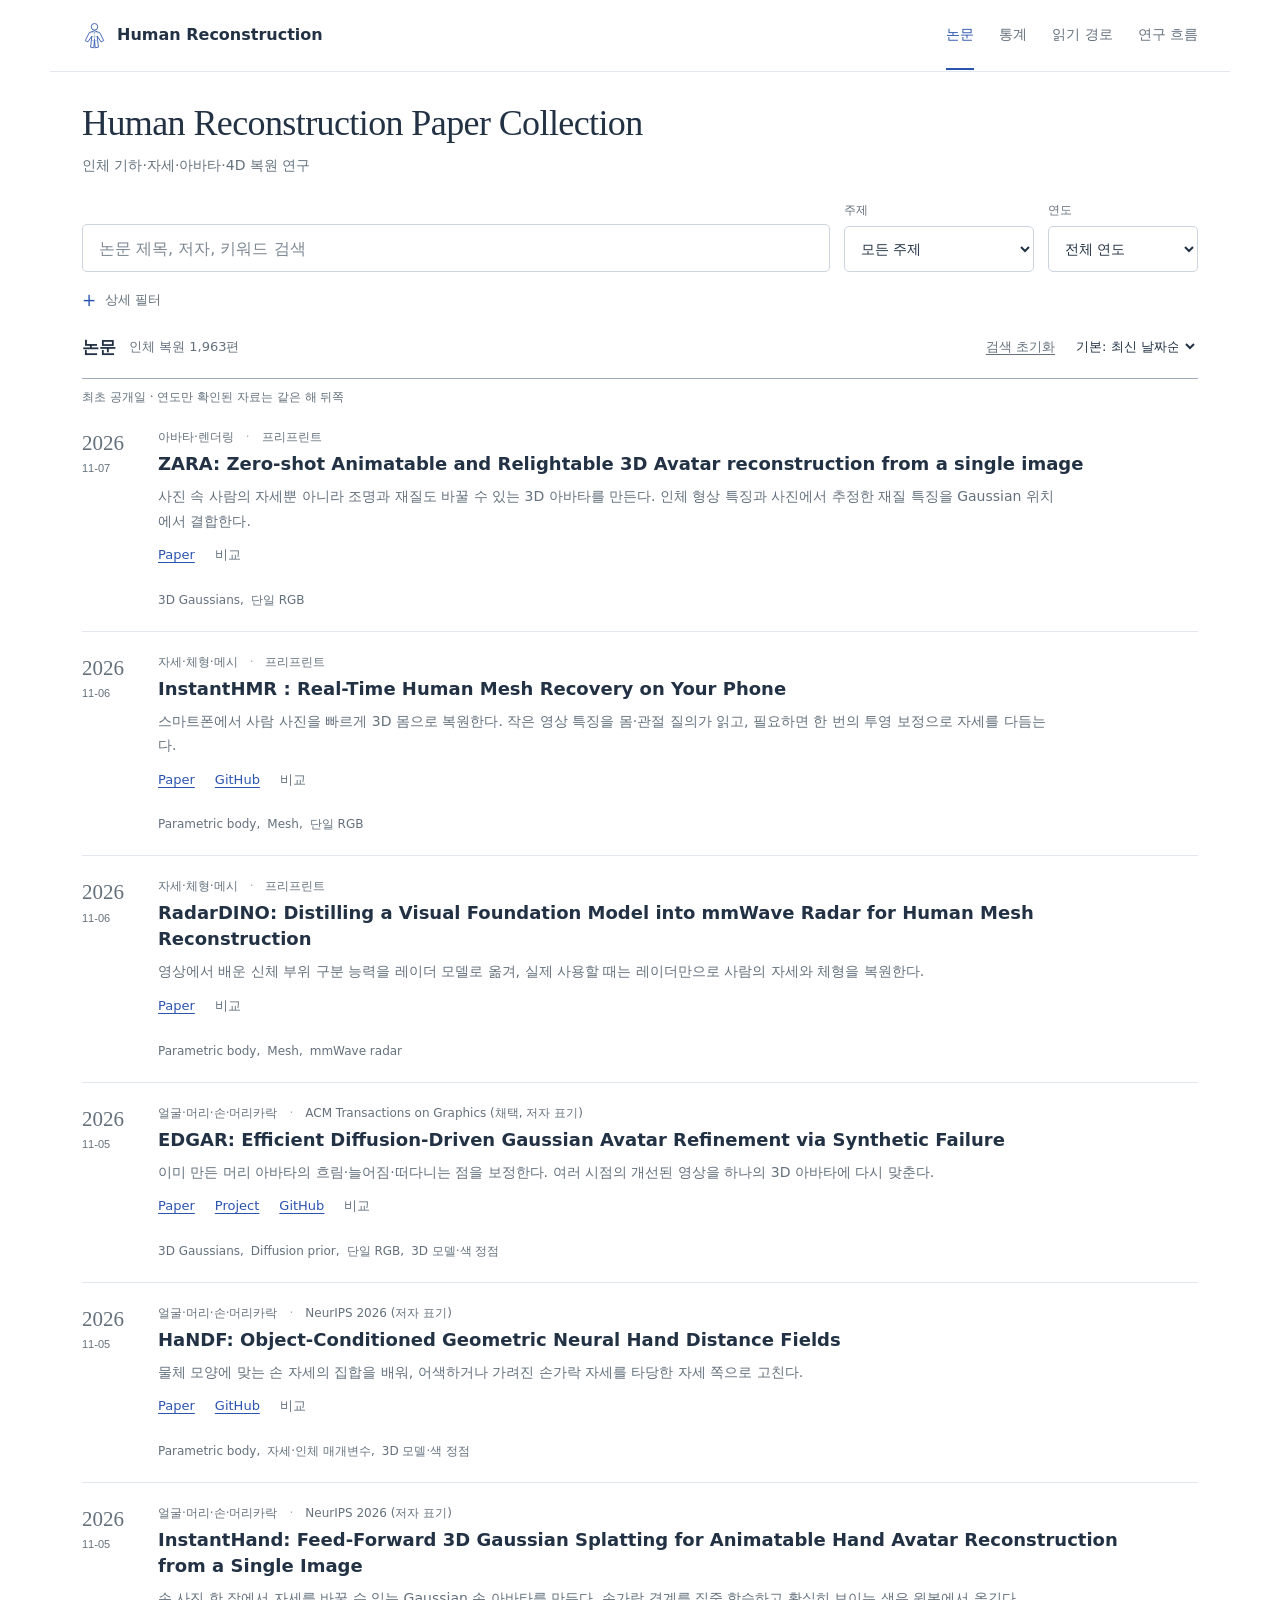
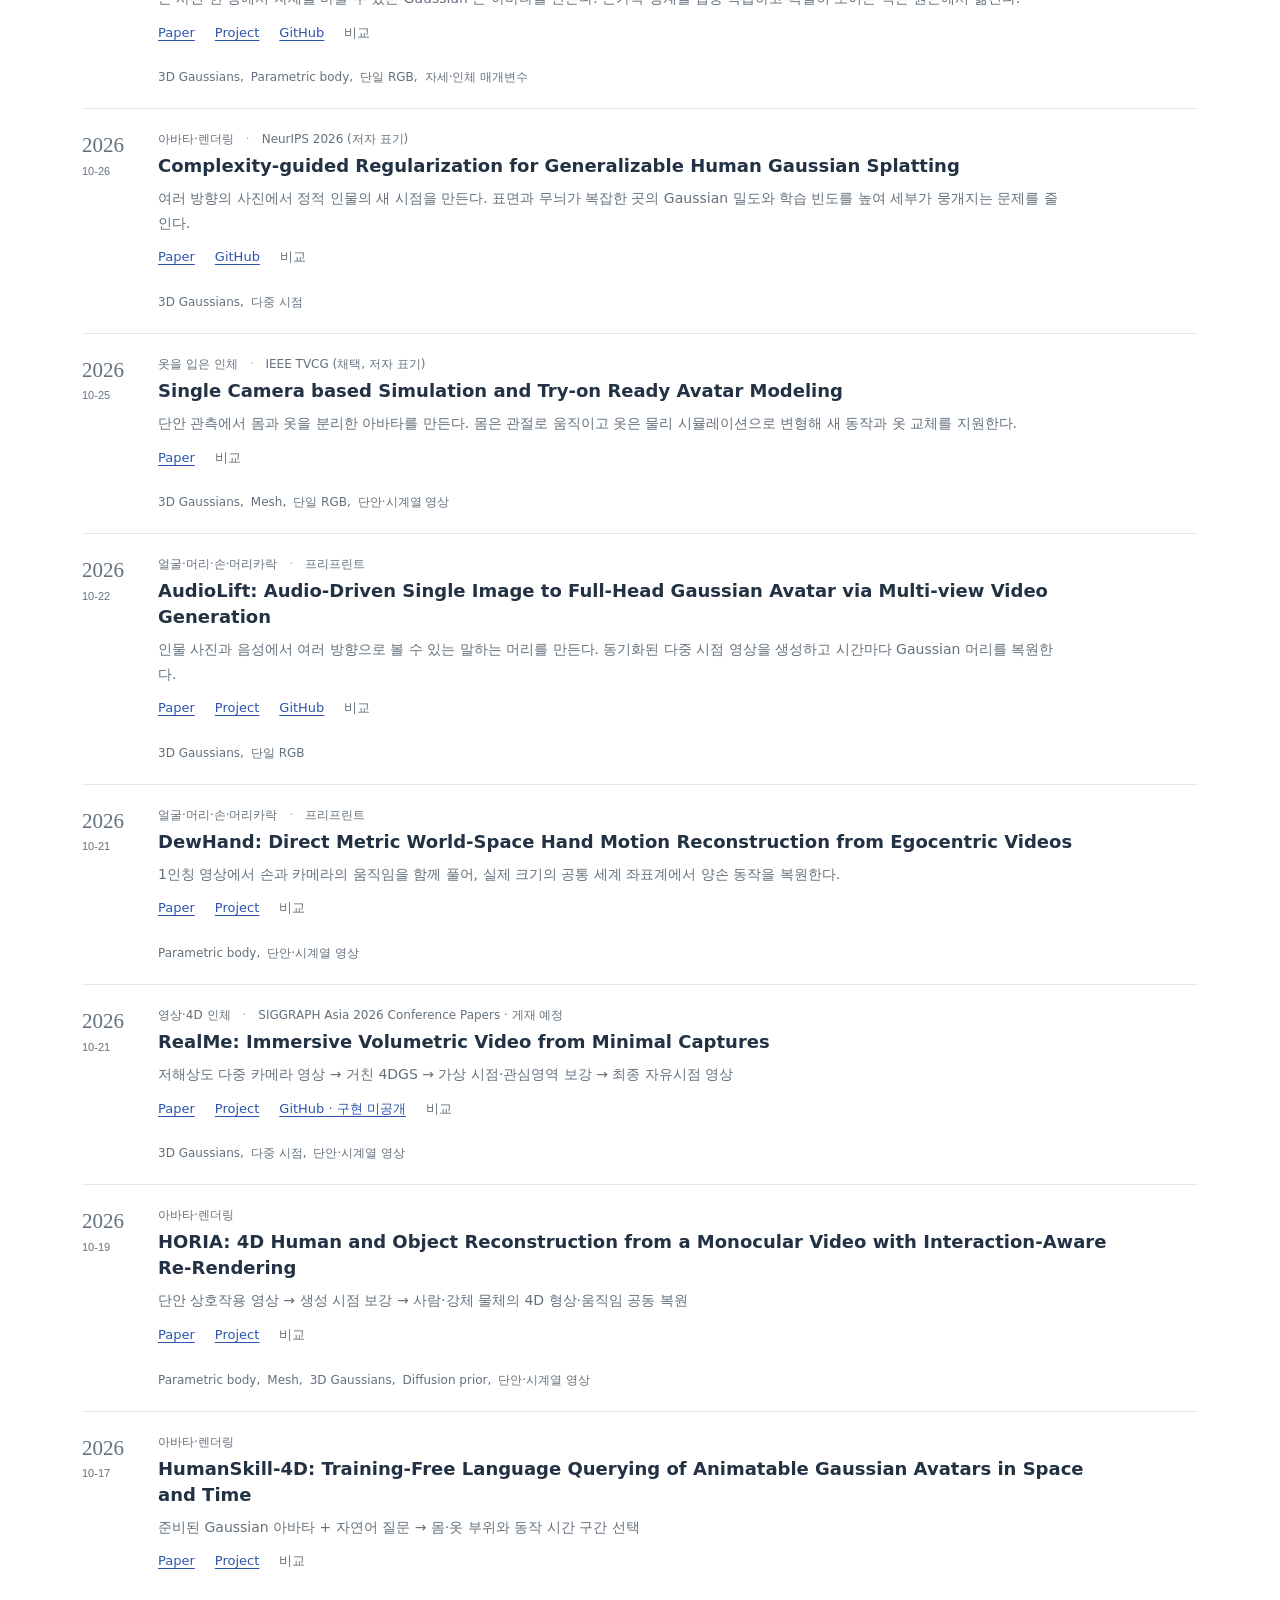
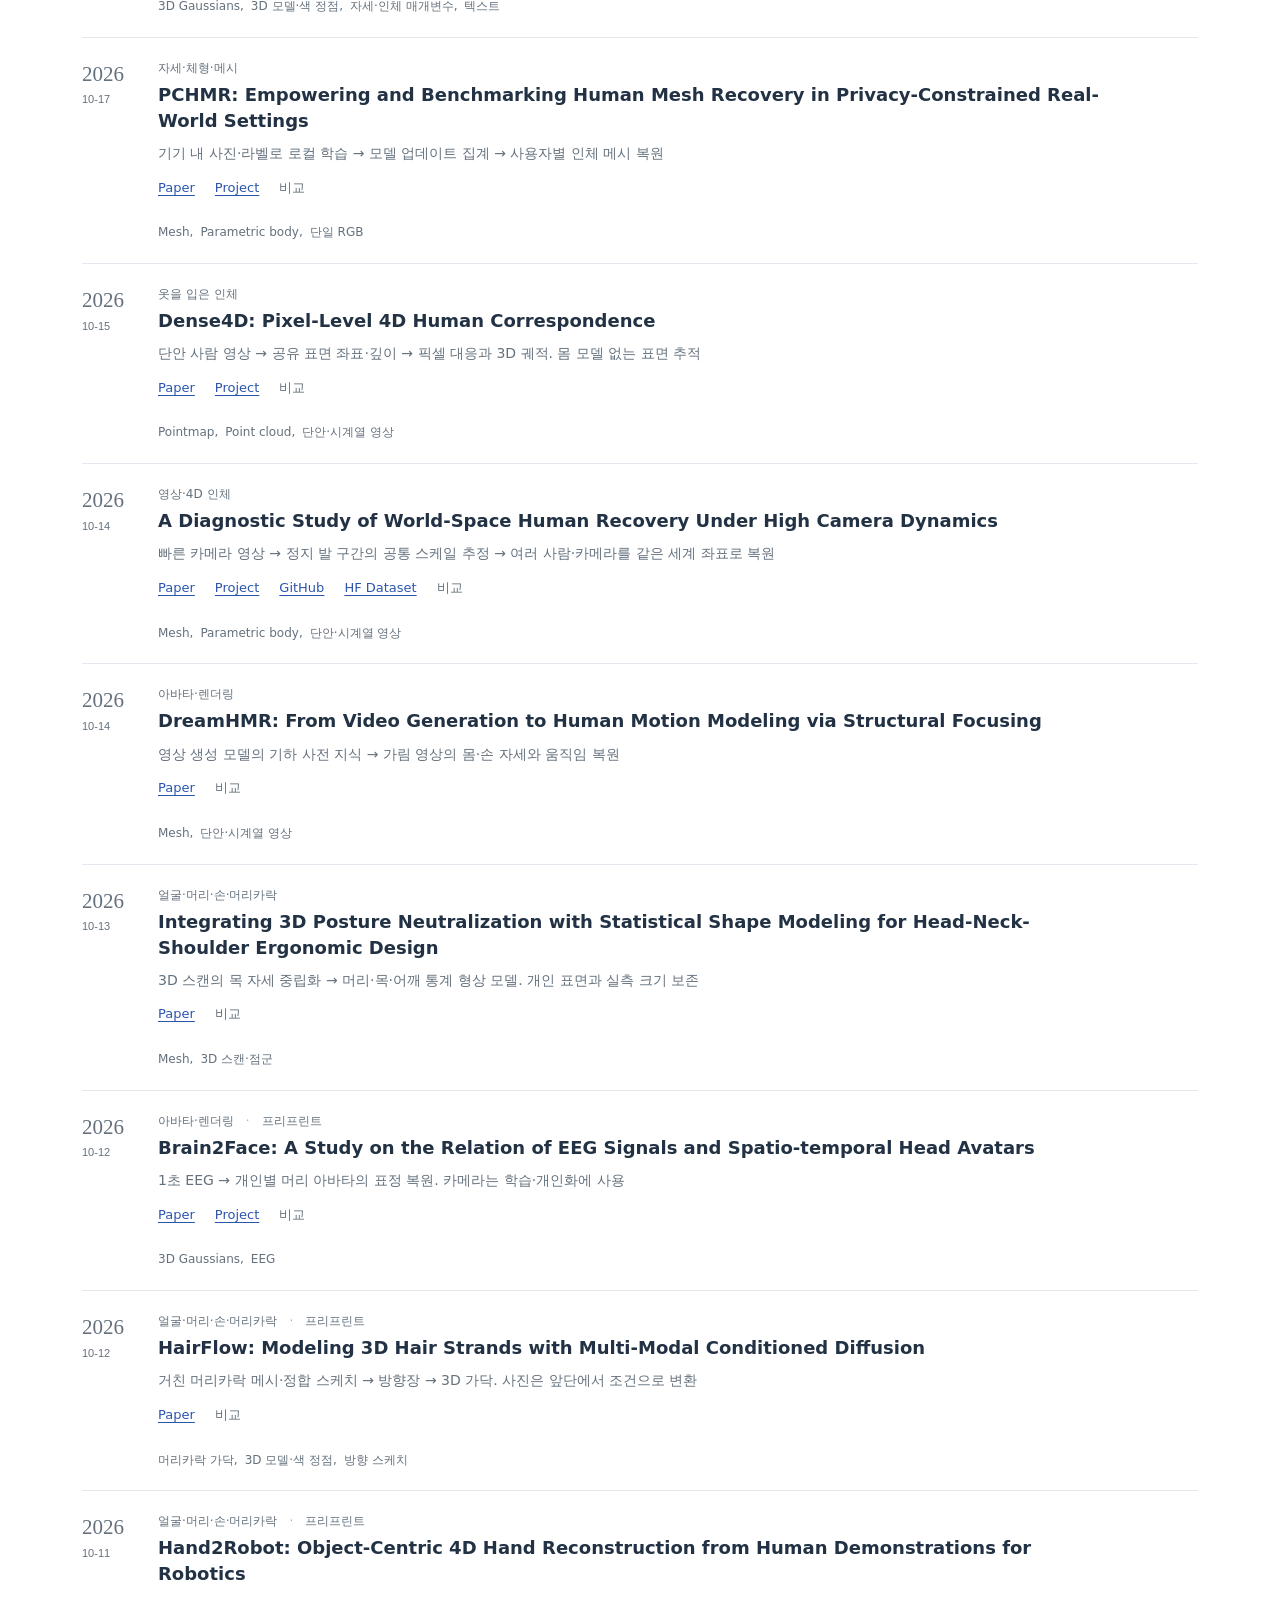
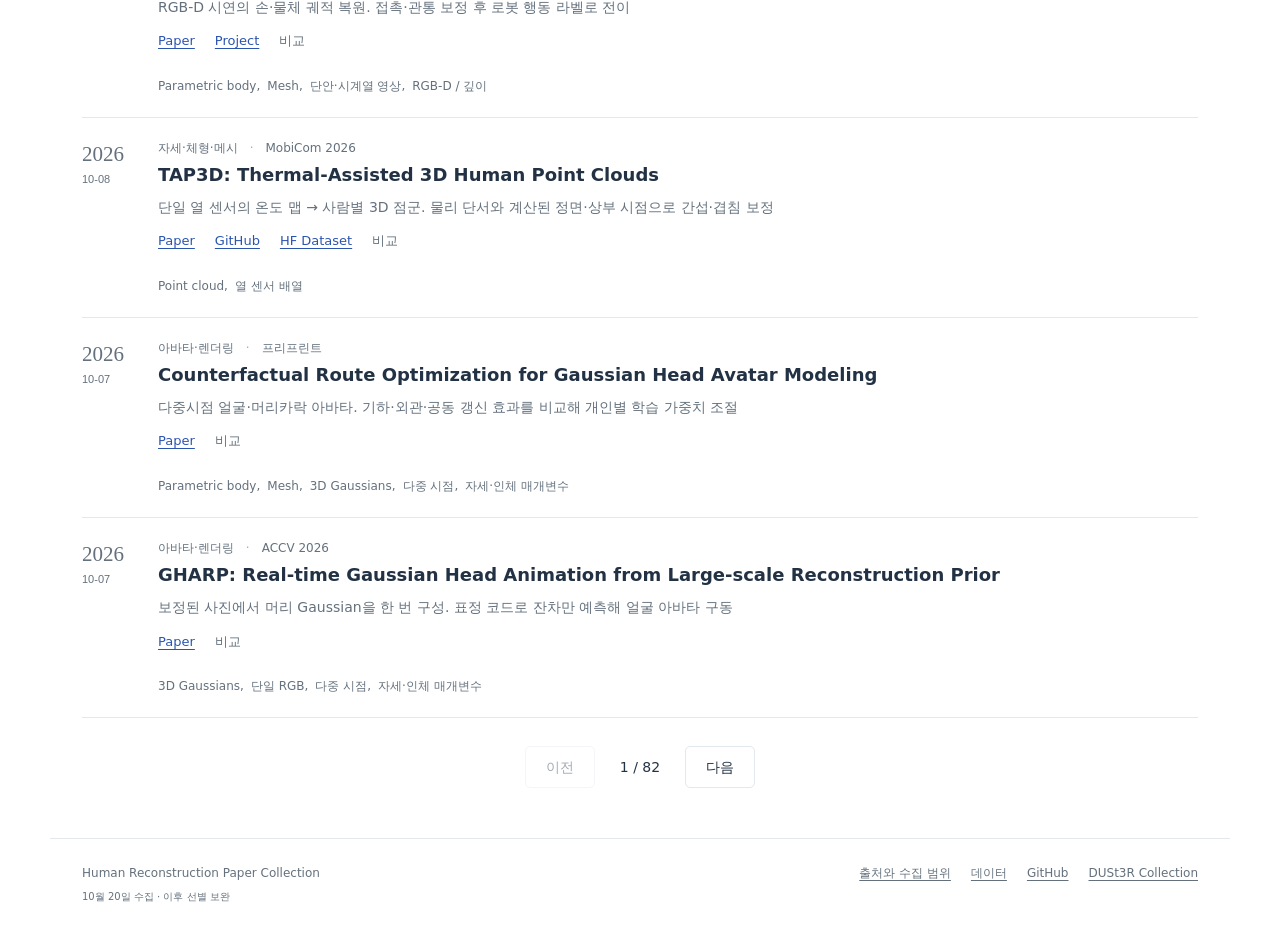
<file: index.html>
<!doctype html>
<html lang="ko"><head><meta charset="utf-8"><meta name="viewport" content="width=device-width,initial-scale=1"><meta name="description" content="Human 3D reconstruction literature: searchable papers, evidence-aware taxonomy, corpus charts and research directions."><title>Human Reconstruction Paper Collection</title><link rel="icon" type="image/svg+xml" href="favicon.svg"><link rel="stylesheet" href="site.css?reader-copy1"><script src="catalog-model.js?realme-resource1" defer></script><script src="app.js?reader-ui3" defer></script><link rel="stylesheet" href="research-analysis.css"><script src="research-analysis.js?reader-ui3" defer></script><link rel="stylesheet" href="statistics-focus.css"><script src="statistics-focus.js?reader-ui3" defer></script></head>
<body><a class="skip" href="#catalog">논문 목록으로</a><header class="header"><a class="brand" href="#catalog"><svg viewBox="0 0 38 42" aria-hidden="true"><circle cx="19" cy="7" r="5"/><path d="M11 16l8-3 8 3 6 12-4 2-6-9 2 17-5 1-1-13-1 13-5-1 2-17-6 9-4-2z"/><path class="gridline" d="M11 16l16 0M14 22h10M15 28h9M19 13v13"/></svg><span>Human Reconstruction</span></a><nav aria-label="주요 메뉴"><a href="#catalog">논문</a><a href="#trends">통계</a><a href="#reading">읽기 경로</a><a href="#history">연구 흐름</a><a href="#compare">비교 <span id="nav-compare-count"></span></a></nav></header><main><section class="hero" data-view="catalog"><h1>Human Reconstruction Paper Collection</h1><p>인체 기하·자세·아바타·4D 복원 연구</p></section><section id="catalog" class="catalog" aria-labelledby="catalog-title">
<form id="filters" role="search"><div class="primary-filters"><div class="search-field"><label class="sr-only" for="query">논문 제목·저자·요약 검색</label><input id="query" type="search" placeholder="논문 제목, 저자, 키워드 검색" autocomplete="off"></div><div class="filter-field"><label for="category">주제</label><select id="category"><option value="">모든 주제</option></select></div><div class="filter-field"><label for="year">연도</label><select id="year"><option value="">전체 연도</option></select></div></div>
<details id="advanced-filters"><summary>상세 필터 <span id="advanced-count"></span></summary><div class="advanced-grid"><div class="filter-field"><label for="region">복원 부위</label><select id="region" title="일부 문헌의 부위 분류 · 나머지 미확인 · 복수 부위는 각 부위에서 검색"><option value="">모든 부위 · 미확인 포함</option><option value="full_body">전신</option><option value="lower_body">하체</option><option value="head_face">얼굴·머리</option><option value="hand">손</option><option value="hair">머리카락</option></select></div><div class="filter-field"><label for="representation">표현</label><select id="representation"><option value="">모든 표현</option></select></div><div class="filter-field"><label for="input">입력 단서</label><select id="input"><option value="">모든 입력</option></select></div><div class="filter-field"><label for="output">출력 단서</label><select id="output"><option value="">모든 출력</option></select></div><div class="filter-field"><label for="task">과업</label><select id="task"><option value="">모든 과업</option></select></div><div class="filter-field"><label for="role">모델 역할</label><select id="role"><option value="">모든 역할</option></select></div><div class="filter-field"><label for="mode">최적화 방식</label><select id="mode"><option value="">모든 방식</option></select></div><div class="filter-field" hidden><label for="evidence">자료 범위</label><select id="evidence"><option value="">모든 근거</option><option value="primary">논문 원문</option><option value="source">추가 자료</option><option value="index">색인 전용 후보</option></select></div></div><div class="scope-fields"><div><label for="scope">탐색 범위</label><select id="scope"><option value="reference">인체 복원 논문 · 1,953편</option><option value="broad">검색 자료 전체 · 14,425건</option><option value="pilot" hidden>선택 문헌 · 13편</option><option value="next" hidden>선택 문헌 · 21편</option></select></div><div><label for="basis">날짜 기준</label><select id="basis"><option value="venue">학회·저널 발행일</option><option value="manuscript">최초 공개일</option><option value="index">검색 자료 기록일</option></select></div><p id="scope-note">전신·얼굴·머리·손·머리카락 복원 + 직접 지원 연구</p></div></details></form><p id="search-note" class="search-note" aria-live="polite"></p>
<div class="results-bar"><div class="results-title"><h2 id="catalog-title" tabindex="-1">논문</h2><p id="result-count" role="status" aria-live="polite" aria-atomic="true">불러오는 중…</p></div><div class="result-tools"><button form="filters" type="reset" class="reset">검색 초기화</button><label class="sr-only" for="sort">정렬</label><select id="sort"><option value="auto">기본: 최신 날짜순</option><option value="new">최신 날짜순</option><option value="old">오래된 날짜순</option><option value="title">제목순</option></select></div></div>
<p id="date-sort-note" class="search-note"></p><div id="error-state" class="empty" hidden><h3>데이터 로딩 실패</h3><p>연결 확인 · 새로고침</p><button onclick="location.reload()">새로고침</button></div><div id="paper-list" class="paper-list"></div><div id="empty-state" class="empty" hidden><h3>검색 결과 없음</h3><p>검색어·필터 조정</p><button id="empty-reset">필터 초기화</button></div><nav class="pagination" aria-label="논문 페이지"><button id="previous">이전</button><span id="page-label"></span><button id="next">다음</button></nav></section><section hidden id="trends" class="dashboard statistics-focus" aria-labelledby="statistics-focus-title"><div class="section-head"><h2 id="statistics-focus-title">통계로 살펴보기</h2><a class="quiet-link" href="#catalog">논문으로 돌아가기</a></div><div class="focus-toolbar"><label for="statistics-chart">차트<select id="statistics-chart"><option value="annual">연도별 논문 수</option><option value="category">주제별 분포</option><option value="representation">표현 × 연도</option><option value="sample">초록 표본의 변화</option></select></label><label id="focus-year-label" for="statistics-year" hidden>연도<select id="statistics-year"></select></label><label id="focus-field-label" for="statistics-field" hidden>분류<select id="statistics-field"><option value="primary_representation">주표현</option><option value="primary_task">과제</option></select></label><button id="statistics-inspect" type="button">수치·근거·방법</button></div><p id="statistics-context" aria-live="polite"></p><div id="statistics-stage" aria-live="polite"></div><p id="statistics-insight"></p><div id="statistics-sources" hidden><div id="catalog-statistics"><div class="section-head"><div><h2 id="trend-title">통계로 살펴보기</h2><p>선택 집합의 레코드 집계</p></div><a href="#catalog" class="quiet-link">논문으로 돌아가기</a></div>

<p class="scroll-hint">선택 문헌·동일 날짜 기준 · 수치 표</p><div class="statistics-selection"><p id="statistics-denominator"></p><p id="statistics-selection"></p><button id="restore-reference">인체 복원 목록 전체로</button></div><div class="statistics-controls"><label>문헌 범위<select data-control-proxy="scope"></select></label><label>날짜 기준<select data-control-proxy="basis"></select></label></div><div class="chart-grid"><article class="chart annual"><div class="chart-head"><h3>연도별 논문 수</h3><span id="annual-basis">학회·저널 연도</span></div><div id="annual-chart" class="chart-body" aria-live="polite"><p>데이터 불러오는 중</p></div><p id="annual-note" class="chart-note"></p><p class="partial-year-note"><span class="partial-key"></span>2026 부분 연도 · 10/20 수집 + 선별 보완 2편</p></article><article class="chart categories"><div class="chart-head"><h3>주제별 분포</h3><span>주분류 · 중복 없음</span></div><div id="category-chart" class="chart-body"></div></article><article class="chart representations"><div class="chart-head"><h3>표현 언급 × 연도</h3><span>다중 라벨</span></div><p id="representation-note" class="chart-note"></p><p class="scroll-hint">가로 스크롤 · 연도별 수치</p><p id="heatmap-legend" class="chart-note"></p><div id="representation-chart" class="chart-body heatmap"></div><p id="heatmap-value" class="chart-note" role="status">셀 선택 · 키보드로 수치 확인</p><p class="chart-note">표현 언급 ≠ 주 방법·우수성</p></article><section class="chart coverage"><h3>자료 범위와 누락 정보</h3><div class="chart-head"><h3>근거와 빈칸</h3><span id="coverage-n"></span></div><div id="coverage-chart" class="chart-body"></div><p class="chart-note">논문별 입력 조건 상이</p></section></div>
<p class="dashboard-note"><span class="partial-key"></span>2026 부분 연도 · 10/20 수집 + 선별 보완 2편 분야 전체 증감 단정 불가 <a href="about.html#statistics">집계 기준</a></p></div><section id="probability-analysis" class="analysis-extra"><h3>AI 초록 표본으로 보는 연구 변화 · 2019–2025년 140편</h3><p class="chart-note">목록 집계와 별개인 고정 표본 · 모집틀 1,099편 · 미상·95% 구간·근거 논문 포함</p><div class="research-analysis" id="research-analysis-root" data-partial-count="222"><h2 id="analysis-trend-title">복원 연구, 무엇이 달라졌나</h2><p>분석 자료 불러오는 중</p></div></section></div></section>
<section hidden id="compare" class="comparison" aria-labelledby="compare-heading"><div class="section-head"><div><h2 id="compare-heading" tabindex="-1">선택한 논문 비교</h2><p>2–4편 선택 · 입력·연구 조건 비교</p></div><button id="clear-compare">선택 지우기</button></div><div id="compare-status" role="status" aria-live="polite"></div><div id="compare-content"></div></section><section hidden id="reading" class="reading-section"><div class="section-head"><div><h2>대표 문헌 읽기 경로</h2><p>목적·입력별 대표 논문</p></div></div><p class="reading-search">키워드로 바로 찾기 <button data-search="SMPL">SMPL</button><button data-search="PIFu">PIFu</button><button data-search="HumanNeRF">HumanNeRF</button></p><div class="path-layout"><nav id="path-navigation" aria-label="읽기 경로 선택"></nav><div id="reading-paths"></div></div><section class="relations-browser" aria-labelledby="relations-title"><h3 id="relations-title">방법 간 관계</h3><p>선별 관계 15개 · 전체 인용망 아님 · 읽기 순서 ≠ 방법 계승 · 비교 조건 별도</p><label for="relation-type">관계 종류</label> <select id="relation-type"><option value="">모든 관계</option></select><div id="relationship-list"></div></section></section><section hidden id="history" class="history" aria-labelledby="history-title"><div class="section-head"><div><h2 id="history-title">세 갈래의 연구 흐름</h2><p>선별 사례의 병렬 흐름 · 분야 비중 추정용 아님</p></div></div><div class="research-lanes">
<article class="research-lane"><h3>형상과 자세</h3><p>몸 구조·의복 표면·관측 자세</p><ol>
<li><a href="https://graphics.stanford.edu/courses/cs468-05-fall/Papers/p408-anguelov.pdf" target="_blank" rel="noopener">SCAPE</a> · <a href="https://smpl.is.tue.mpg.de/" target="_blank" rel="noopener">SMPL</a><small>2005 / 2015 · 자세·체형 몸 모델 · 분야의 시작 시점 아님</small></li>
<li><a href="https://openaccess.thecvf.com/content_cvpr_2018/html/Kanazawa_End-to-End_Recovery_of_CVPR_2018_paper.html" target="_blank" rel="noopener">HMR</a> · <a href="https://shunsukesaito.github.io/PIFu/" target="_blank" rel="noopener">PIFu</a><small>2018 / 2019 · 단일 이미지의 자세·몸체 또는 의복 표면 추정 · 범용 feed-forward 추론</small></li>
<li><a href="https://econ.is.tue.mpg.de/" target="_blank" rel="noopener">ECON</a> · <a href="https://openaccess.thecvf.com/content/ICCV2023/papers/Goel_Humans_in_4D_Reconstructing_and_Tracking_Humans_with_Transformers_ICCV_2023_paper.pdf" target="_blank" rel="noopener">4DHumans</a><small>2023 · 정밀 표면 / 자세·추적 · 서로 다른 출력 목표</small></li></ol></article>
<article class="research-lane"><h3>외형과 아바타</h3><p>새 시점·구동 가능한 외형 · 몸 모델과 렌더링 표현 결합</p><ol>
<li><a href="https://openaccess.thecvf.com/content_CVPR_2020/html/Huang_ARCH_Animatable_Reconstruction_of_Clothed_Humans_CVPR_2020_paper.html" target="_blank" rel="noopener">ARCH</a> · <a href="https://openaccess.thecvf.com/content/CVPR2021/html/Peng_Neural_Body_Implicit_Neural_Representations_With_Structured_Latent_Codes_for_CVPR_2021_paper.html" target="_blank" rel="noopener">Neural Body</a><small>2020 / 2021 · 구동 가능한 복원·동적 신경 렌더링</small></li>
<li><a href="https://grail.cs.washington.edu/projects/humannerf/" target="_blank" rel="noopener">HumanNeRF</a> · <a href="https://openaccess.thecvf.com/content/CVPR2023/html/Jiang_InstantAvatar_Learning_Avatars_From_Monocular_Video_in_60_Seconds_CVPR_2023_paper.html" target="_blank" rel="noopener">InstantAvatar</a><small>2022 / 2023 · 단안 영상·사람별 최적화·빠른 적응 · 전처리·하드웨어별 속도 직접 비교 불가</small></li>
<li><a href="https://openaccess.thecvf.com/content/CVPR2024/html/Hu_GaussianAvatar_Towards_Realistic_Human_Avatar_Modeling_from_a_Single_Video_CVPR_2024_paper.html" target="_blank" rel="noopener">GaussianAvatar</a> · <a href="https://arxiv.org/abs/2503.10625" target="_blank" rel="noopener">LHM</a><small>2024 / 2025 · Gaussian 사람별 최적화·범용 추론 공존 · SMPL 등 사전 정보 병용</small></li></ol></article>
<article class="research-lane"><h3>동작·접촉·장면</h3><p>세계 좌표의 움직임·물체 접촉·응용 시스템</p><ol>
<li><a href="https://openaccess.thecvf.com/content_ICCV_2019/html/Hassan_Resolving_3D_Human_Pose_Ambiguities_With_3D_Scene_Constraints_ICCV_2019_paper.html" target="_blank" rel="noopener">PROX</a> · <a href="https://openaccess.thecvf.com/content/CVPR2022/html/Bhatnagar_BEHAVE_Dataset_and_Method_for_Tracking_Human_Object_Interactions_CVPR_2022_paper.html" target="_blank" rel="noopener">BEHAVE</a><small>2019 / 2022 · 접촉·충돌 제약·사람–물체 데이터 · 지속된 연구 주제</small></li>
<li><a href="https://openaccess.thecvf.com/content/CVPR2024/papers/Shin_WHAM_Reconstructing_World-grounded_Humans_with_Accurate_3D_Motion_CVPR_2024_paper.pdf" target="_blank" rel="noopener">WHAM</a> · <a href="https://openaccess.thecvf.com/content/CVPR2024/html/Pavlakos_Reconstructing_Hands_in_3D_with_Transformers_CVPR_2024_paper.html" target="_blank" rel="noopener">HaMeR</a><small>2024 · 세계 좌표의 몸 움직임·손 복원 · 후속 시스템의 인식 모듈</small></li>
<li><a href="https://humanoid-ai.github.io/" target="_blank" rel="noopener">HumanPlus</a> · <a href="https://proceedings.mlr.press/v305/allshire25a.html" target="_blank" rel="noopener">VideoMimic</a><small>2024 / 2025 · 실제 휴머노이드 응용 사례 · 분야 전체의 로봇 전환 근거 아님</small></li></ol></article></div><p class="chart-note">대표 출판연도 · 나열 순서 ≠ 직접 인용·방법 계승 · arXiv·학회판은 같은 연구</p></section>
<section hidden id="directions" class="directions"><div class="section-head"><div><h2>복원 → 로봇: 연결과 조건</h2><p>실제 사용 사례·남은 검증 과제</p></div></div><div class="robot-links"><article><h3>WHAM·HaMeR → HumanPlus</h3><p>몸 자세 WHAM·손 자세 HaMeR · 실제 휴머노이드 실험 · 개별 모듈 기여량·포토리얼 외형 필요성 입증 아님</p><a href="https://github.com/MarkFzp/humanplus" target="_blank" rel="noopener">공식 구현의 사용 관계</a></article><article><h3>사람·환경 복원 → VideoMimic</h3><p>일상 영상의 사람·환경 복원 → 휴머노이드 정책 · 체형 차이 리타기팅·제어·동역학은 별도 과제</p><a href="https://proceedings.mlr.press/v305/allshire25a.html" target="_blank" rel="noopener">실제 로봇 사례 논문</a></article></div><p>표면 정확도 ≠ 새 시점 품질 ≠ 시간·접촉 일관성 ≠ 로봇 성공률 · XR·애니메이션·캡처·로봇별 출력 검증</p><section class="analysis-method" aria-labelledby="flow-notes-title"><h3 id="flow-notes-title">사례의 범위</h3><p>근거 26항목 · 독립 연구 26편·대표 표본 아님 · HumanPlus 논문·코드는 같은 연구의 근거 · 서베이 1편 포함. 140편 표본의 일반화·사람별 최적화·입력·상호작용·로봇 평가 비중 미측정</p><p><a href="data/research-flow-evidence-v1.json">선별 근거와 각 해석의 한계</a> · <a href="https://arxiv.org/abs/2406.04253" target="_blank" rel="noopener">재구성과 생성을 구별한 서베이</a> · <a href="https://arxiv.org/abs/2502.01143" target="_blank" rel="noopener">동역학 정렬 사례 ASAP</a></p><p>몸체 복원 지속 · <a href="https://arxiv.org/abs/2602.15989" target="_blank" rel="noopener">SAM 3D Body (2026 원고)</a> · 별도 최근 사례 · 2019–2025 표본 외</p></section></section><div id="compare-tray" hidden><span id="compare-tray-count"></span><a href="#compare">비교표 보기</a></div></main><footer><div><span>Human Reconstruction Paper Collection</span><small>10월 20일 수집 · 이후 선별 보완</small></div><nav><a href="about.html">출처와 수집 범위</a><a href="data/reader.json" download>데이터</a><a href="https://github.com/minoTrey/Human-Reconstruction-Paper-Collection">GitHub</a><a href="https://minotrey.github.io/DUSt3R-Paper-Collection/">DUSt3R Collection</a></nav></footer><dialog id="paper-dialog" aria-labelledby="detail-title"><button id="close-dialog" aria-label="논문 상세 닫기">×</button><div id="detail-content"></div></dialog><div id="toast" role="status" class="toast" hidden></div></body></html>
</file>
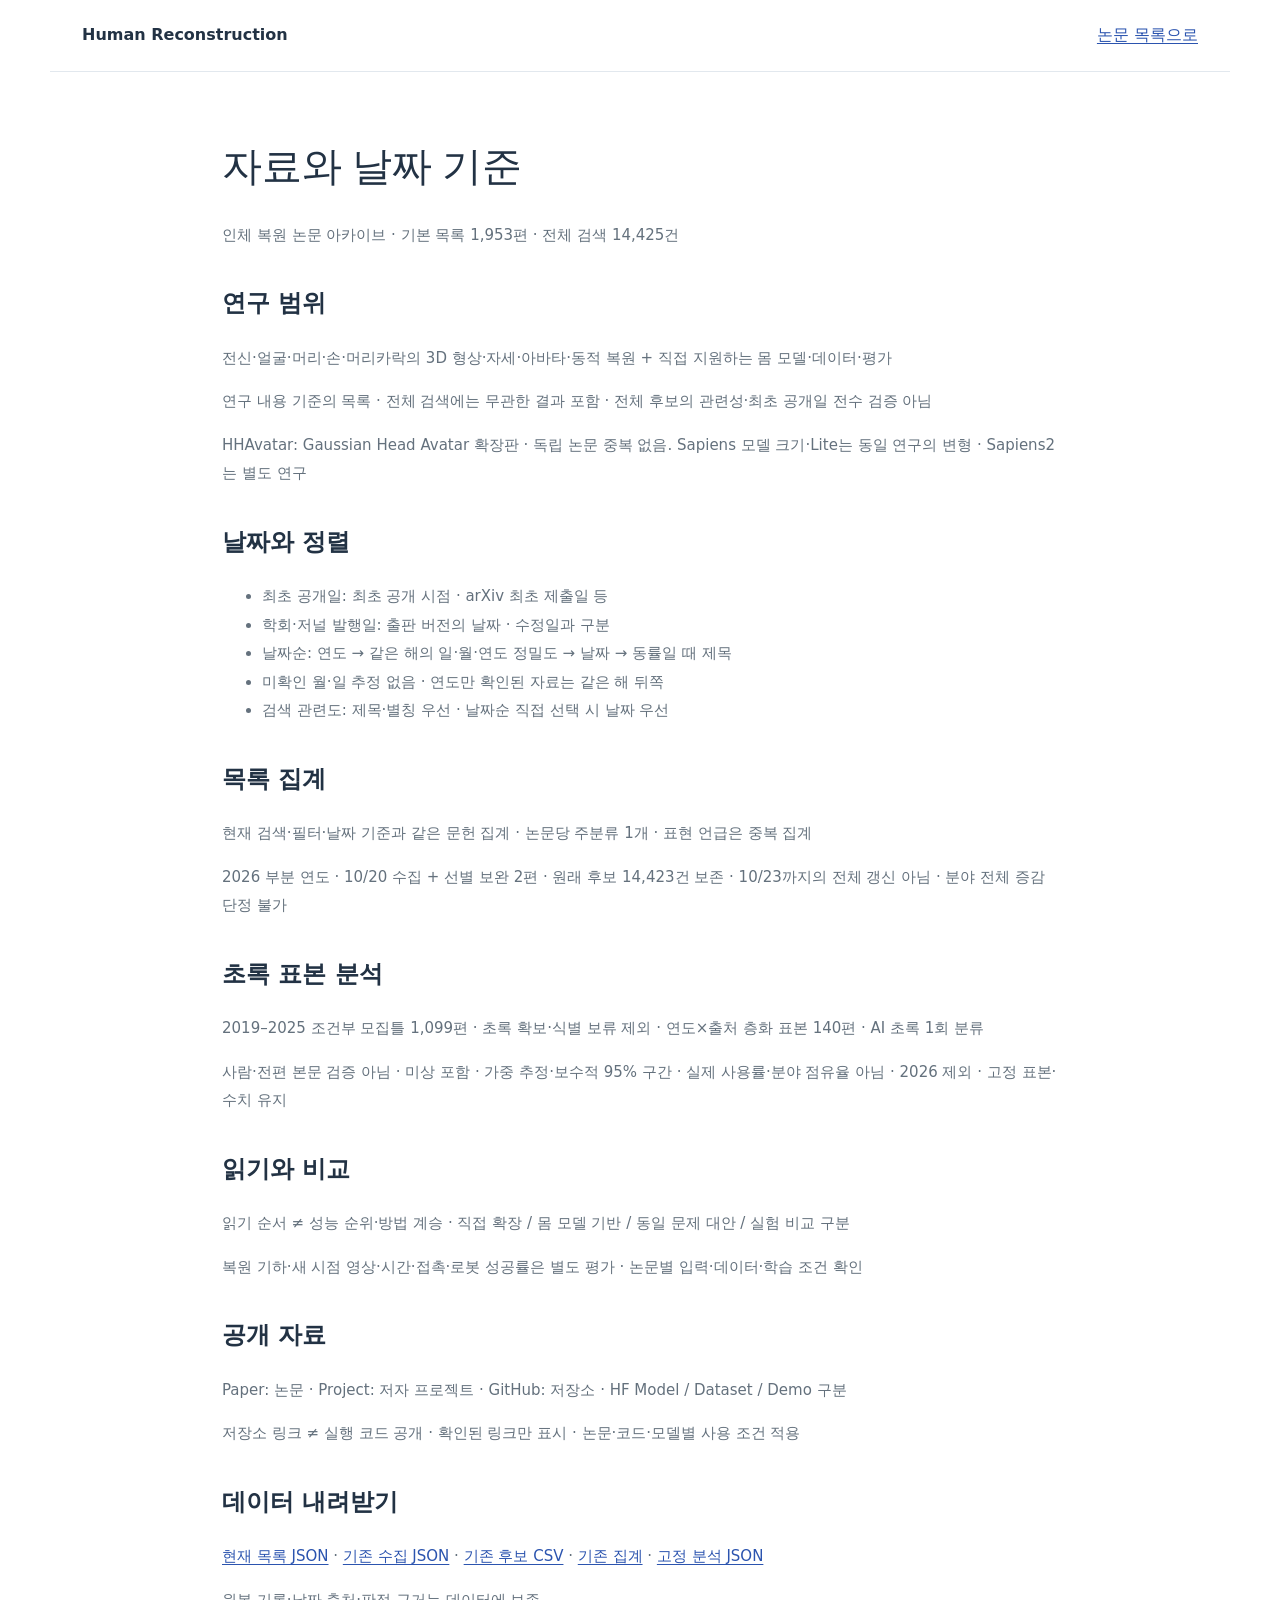
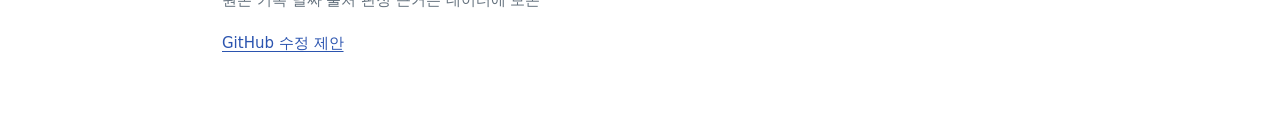
<file: about.html>
<!doctype html><html lang="ko"><head><meta charset="utf-8"><meta name="viewport" content="width=device-width,initial-scale=1"><title>자료와 날짜 기준 · Human Reconstruction</title><link rel="stylesheet" href="site.css"></head><body><header class="header"><a class="brand" href="./">Human Reconstruction</a><a href="./">논문 목록으로</a></header><main class="about">
<h1>자료와 날짜 기준</h1><p>인체 복원 논문 아카이브 · 기본 목록 1,953편 · 전체 검색 14,425건</p>
<h2>연구 범위</h2><p>전신·얼굴·머리·손·머리카락의 3D 형상·자세·아바타·동적 복원 + 직접 지원하는 몸 모델·데이터·평가</p><p>연구 내용 기준의 목록 · 전체 검색에는 무관한 결과 포함 · 전체 후보의 관련성·최초 공개일 전수 검증 아님</p><p>HHAvatar: Gaussian Head Avatar 확장판 · 독립 논문 중복 없음. Sapiens 모델 크기·Lite는 동일 연구의 변형 · Sapiens2는 별도 연구</p>
<h2 id="statistics">날짜와 정렬</h2><ul><li>최초 공개일: 최초 공개 시점 · arXiv 최초 제출일 등</li><li>학회·저널 발행일: 출판 버전의 날짜 · 수정일과 구분</li><li>날짜순: 연도 → 같은 해의 일·월·연도 정밀도 → 날짜 → 동률일 때 제목</li><li>미확인 월·일 추정 없음 · 연도만 확인된 자료는 같은 해 뒤쪽</li><li>검색 관련도: 제목·별칭 우선 · 날짜순 직접 선택 시 날짜 우선</li></ul>
<h2>목록 집계</h2><p>현재 검색·필터·날짜 기준과 같은 문헌 집계 · 논문당 주분류 1개 · 표현 언급은 중복 집계</p><p>2026 부분 연도 · 10/20 수집 + 선별 보완 2편 · 원래 후보 14,423건 보존 · 10/23까지의 전체 갱신 아님 · 분야 전체 증감 단정 불가</p>
<h2>초록 표본 분석</h2><p>2019–2025 조건부 모집틀 1,099편 · 초록 확보·식별 보류 제외 · 연도×출처 층화 표본 140편 · AI 초록 1회 분류</p><p>사람·전편 본문 검증 아님 · 미상 포함 · 가중 추정·보수적 95% 구간 · 실제 사용률·분야 점유율 아님 · 2026 제외 · 고정 표본·수치 유지</p>
<h2>읽기와 비교</h2><p>읽기 순서 ≠ 성능 순위·방법 계승 · 직접 확장 / 몸 모델 기반 / 동일 문제 대안 / 실험 비교 구분</p><p>복원 기하·새 시점 영상·시간·접촉·로봇 성공률은 별도 평가 · 논문별 입력·데이터·학습 조건 확인</p>
<h2>공개 자료</h2><p>Paper: 논문 · Project: 저자 프로젝트 · GitHub: 저장소 · HF Model / Dataset / Demo 구분</p><p>저장소 링크 ≠ 실행 코드 공개 · 확인된 링크만 표시 · 논문·코드·모델별 사용 조건 적용</p>
<h2>데이터 내려받기</h2><p><a href="data/reader.json">현재 목록 JSON</a> · <a href="downloads/reference.json">기존 수집 JSON</a> · <a href="downloads/candidates.csv">기존 후보 CSV</a> · <a href="data/statistics.json">기존 집계</a> · <a href="data/research-analysis-v1.json">고정 분석 JSON</a></p><p>원본 기록·날짜 출처·판정 근거는 데이터에 보존</p><p><a href="https://github.com/minoTrey/Human-Reconstruction-Paper-Collection">GitHub 수정 제안</a></p></main></body></html>
</file>
<file: site.css>
:root{--paper:#fff;--ink:#223244;--muted:#64717d;--blue:#2b54af;--rule:#e2e8ee;--wash:#f6f8fb;--cyan:#36756e;--orange:#b36a36}
*{box-sizing:border-box}html{scroll-behavior:smooth;scroll-padding-top:20px}body{margin:0;background:var(--paper);color:var(--ink);font:16px/1.65 "Segoe UI","Malgun Gothic",system-ui,sans-serif}button,input,select{font:inherit;color:inherit}button,select,summary{cursor:pointer}a{color:var(--blue);text-underline-offset:3px}a:hover{color:#16377e}button{background:none}button:disabled{cursor:default;opacity:.4}[hidden]{display:none!important}:focus-visible{outline:3px solid #557dd0;outline-offset:3px}.sr-only{position:absolute;width:1px;height:1px;padding:0;margin:-1px;overflow:hidden;clip:rect(0,0,0,0);white-space:nowrap;border:0}.skip{position:absolute;top:-80px;left:20px;z-index:40;background:var(--blue);color:white;padding:10px}.skip:focus{top:10px}
.header,main,footer{max-width:1180px;margin:auto;padding:0 32px}.header{min-height:72px;display:flex;align-items:center;justify-content:space-between;gap:24px;border-bottom:1px solid var(--rule)}.brand{display:flex;align-items:center;gap:10px;text-decoration:none;color:var(--ink);font-size:16px;font-weight:650;white-space:nowrap}.brand svg{width:25px;height:30px;fill:none;stroke:var(--blue);stroke-width:1.3}.brand svg .gridline{stroke:#809bc1;stroke-width:.7}.header nav{display:flex;align-items:center;gap:25px}.header nav a{color:var(--muted);text-decoration:none;font-size:14px;padding:22px 0;border-bottom:2px solid transparent;white-space:nowrap}.header nav a[aria-current]{color:var(--blue);border-color:var(--blue)}.hero{padding:30px 0 24px}.hero h1{font:normal 36px/1.2 Cambria,Georgia,serif;letter-spacing:-.6px;margin:0 0 9px}.hero p{margin:0;color:var(--muted);font-size:14px}.catalog{padding-bottom:40px}
.primary-filters{display:grid;grid-template-columns:minmax(220px,1fr) 190px 150px;gap:14px;align-items:end}.filter-field label,.scope-fields label{display:block;font-size:12px;color:var(--muted);margin:0 0 5px}.primary-filters input,.filter-field select,.scope-fields select,.statistics-controls select{width:100%;height:46px;border:1px solid #cbd5df;border-radius:5px;background:white;padding:0 12px;font-size:14px;min-width:0}.primary-filters input{height:48px;font-size:16px;padding:0 16px}.primary-filters input::placeholder{color:#7c8792}#advanced-filters{margin-top:9px}#advanced-filters>summary{display:flex;gap:9px;align-items:center;width:max-content;font-size:13px;color:var(--muted);min-height:38px;list-style:none}#advanced-filters>summary::before{content:"+";font-size:17px;color:var(--blue)}#advanced-filters[open]>summary::before{content:"−"}#advanced-count{color:var(--blue)}.advanced-grid{display:grid;grid-template-columns:repeat(3,minmax(0,1fr));gap:16px;padding:18px;background:var(--wash);border:1px solid var(--rule);border-radius:5px}.scope-fields{display:grid;grid-template-columns:1fr 1fr;gap:14px;margin-top:16px}.scope-fields p{grid-column:1/-1;margin:0;font-size:12px;color:var(--muted)}.filter-help{font-size:12px;color:var(--muted);margin:12px 0 18px}.results-bar{display:flex;align-items:center;justify-content:space-between;gap:18px;border-bottom:1px solid #9eacb9;padding:10px 0 13px;margin:0}.results-title,.result-tools{display:flex;align-items:center;gap:13px}.results-title h2{margin:0;font-size:17px;font-weight:650}.results-title p{margin:0;font-size:13px;color:var(--muted)}.reset{border:0;padding:7px 0;color:var(--muted);font-size:13px;text-decoration:underline;text-underline-offset:3px}.result-tools select{font-size:13px;border:0;background:white;max-width:130px;padding:7px 4px}.paper-row{position:relative;display:grid;grid-template-columns:58px minmax(0,1fr);gap:18px;padding:21px 0 20px;border-bottom:1px solid var(--rule)}.paper-year{font:normal 21px/1.5 Cambria,Georgia,serif;color:var(--muted)}.paper-year small{display:block;font:11px "Segoe UI",sans-serif;margin-top:3px}.paper-body{min-width:0}.paper-meta{display:flex;flex-wrap:wrap;align-items:center;gap:12px;color:var(--muted);font-size:12px;margin:0 0 5px;line-height:1.5}.paper-meta span+span:before{content:"·";margin-right:12px;color:#a7b0b8}.paper-row h3{font-size:18px;line-height:1.45;font-weight:600;letter-spacing:-.1px;margin:0 0 7px;max-width:960px}.title-button{font:inherit;text-align:left;border:0;padding:0;color:var(--ink);line-height:inherit;cursor:pointer;max-width:100%;overflow-wrap:anywhere}.title-button:hover{color:var(--blue)}.paper-summary{margin:0 0 9px;color:var(--muted);font-size:14px;line-height:1.75;max-width:900px}.paper-actions{display:flex;gap:20px;align-items:center;flex-wrap:wrap;min-height:28px}.paper-actions>a,.paper-actions>button,.paper-tools>summary{font-size:13px;padding:3px 0;border:0;line-height:1.6}.paper-actions>a{text-decoration:underline}.paper-actions>button{color:var(--muted)}.paper-actions>button[aria-pressed=true]{color:var(--blue);font-weight:650}.paper-tools{position:relative}.paper-tools>summary{color:var(--muted);list-style:none}.paper-tools>summary::after{content:" ▾";color:#8997a5}.paper-tool-content{position:absolute;top:100%;right:0;background:white;border:1px solid var(--rule);border-radius:6px;box-shadow:0 8px 24px #22324416;padding:14px 16px;width:280px;z-index:12;font-size:12px}.paper-tool-content button{border:0;color:var(--blue);padding:6px 0;font-size:13px}.paper-tool-content p{color:var(--muted);font-size:12px}.paper-tags{display:flex;gap:7px;flex-wrap:wrap;color:var(--muted);font-size:12px}.paper-tags span:not(:last-child):after{content:","}.pagination{display:flex;justify-content:center;align-items:center;gap:25px;margin:28px 0 10px;font-size:14px}.pagination button{border:1px solid var(--rule);border-radius:5px;background:white;padding:8px 20px;min-height:42px}.empty{padding:65px 10px;text-align:center}.empty h3{font-size:23px;font-weight:500}.empty p{color:var(--muted);font-size:14px}.empty button{border:1px solid var(--rule);padding:10px 15px;border-radius:5px;background:var(--blue);color:white}
.dashboard,.comparison,.reading-section,.history,.directions{padding:28px 0 40px}.section-head{display:flex;align-items:center;justify-content:space-between;gap:24px;margin-bottom:22px}.section-head h2{font:normal 30px/1.3 Cambria,Georgia,"Malgun Gothic",serif;margin:0 0 8px;letter-spacing:-.4px}.section-head p{margin:0;font-size:14px;color:var(--muted)}.quiet-link{white-space:nowrap;font-size:13px}.statistics-controls{display:flex;gap:18px;align-items:end;margin:0 0 22px}.statistics-controls label{font-size:12px;color:var(--muted)}.statistics-controls select{display:block;min-width:240px;margin-top:5px}.chart-grid{display:grid;grid-template-columns:1.4fr 1fr;gap:22px}.chart{padding:21px 20px 16px;border:1px solid var(--rule);border-radius:6px;min-width:0}.chart-head{display:flex;align-items:baseline;justify-content:space-between;gap:10px;margin-bottom:17px}.chart-head h3{margin:0;font-size:16px;font-weight:600}.chart-head>span{font-size:12px;color:var(--muted)}.chart-body svg{display:block;width:100%}.chart-note,.dashboard-note{font-size:12px;color:var(--muted);line-height:1.75;margin:10px 0 0}.dashboard-note{margin-top:18px}.partial-key{display:inline-block;width:9px;height:9px;background:var(--orange);margin-right:6px}.scroll-hint{font-size:13px;color:var(--muted);line-height:1.7;margin:12px 0 18px}.chart-values{font-size:13px;margin-top:14px}.chart-values summary{padding:8px 0;color:var(--blue)}.chart-values p{font-size:12px;color:var(--muted)}.value-scroll{overflow:auto;max-height:330px}.chart-values table{border-collapse:collapse;width:100%;font-size:13px}.chart-values th,.chart-values td{padding:8px;border-bottom:1px solid var(--rule);text-align:left}.heatmap{overflow:auto}.heatmap svg{min-width:700px}
#compare-status{font-size:14px;color:var(--muted);margin-bottom:20px}.comparison button,.reading-section button{color:var(--blue);border:0;padding:6px 0;font-size:13px;line-height:1.7;text-align:left}.comparison #clear-compare{border:1px solid var(--rule);border-radius:5px;padding:8px 13px;white-space:nowrap}.compare-scroll{overflow:auto;max-width:100%}.compare-table{border-collapse:collapse;min-width:720px;width:100%;font-size:14px;line-height:1.8}.compare-table td,.compare-table th{padding:18px 14px;border:1px solid var(--rule);vertical-align:top;text-align:left;min-width:210px;max-width:330px}.compare-table th:first-child{min-width:135px;background:var(--wash)}.compare-table thead th{background:var(--wash)}.compare-table thead th>button:first-child{font-weight:600;color:var(--ink);font-size:14px;margin-bottom:8px}.compare-table thead button{display:block}.compare-table thead button+button{font-size:12px;color:var(--muted)}.field-status{display:block;color:var(--orange);font-size:12px;margin-bottom:5px}.field-sources{margin-top:7px;font-size:12px;color:var(--muted)}.field-sources summary{width:max-content;color:var(--muted)}.field-sources a{display:inline-block;margin-right:10px;padding:5px 0}.unknown{color:var(--muted)}.mobile-comparisons{display:none}#compare-tray{position:fixed;bottom:16px;right:24px;display:flex;align-items:center;gap:18px;padding:12px 18px;background:var(--ink);color:white;border-radius:6px;z-index:15;font-size:13px;box-shadow:0 3px 12px #22324425}#compare-tray a{color:white}
.path-layout{display:grid;grid-template-columns:250px minmax(0,1fr);gap:36px}#path-navigation{display:flex;flex-direction:column;align-items:stretch;gap:5px}#path-navigation button{padding:12px 14px;color:var(--muted);border-left:3px solid transparent;font-size:14px;min-height:48px}#path-navigation button[aria-pressed=true]{color:var(--blue);border-color:var(--blue);background:var(--wash)}.reading-path h3{font-size:21px;margin:0 0 10px;font-weight:600}.reading-path>p{font-size:14px;color:var(--muted);margin:0 0 18px}.reading-path ol{padding-left:26px;columns:auto;margin:0}.reading-path li{padding:16px 0 18px 8px;border-bottom:1px solid var(--rule)}.reading-path li::marker{color:#8c9aaa;font-size:14px}.reading-path li>button:first-child{font-size:16px;line-height:1.5;color:var(--ink);font-weight:600;padding:0}.reading-path li p{font-size:14px;color:var(--muted);margin:8px 0}.reading-path li>button:last-child{font-size:12px;color:var(--muted);padding:4px 0}.relations-browser{border-top:1px solid var(--rule);margin-top:32px;padding-top:18px}.relations-browser>summary{font-size:16px;min-height:44px;color:var(--ink)}.relations-browser>summary span{display:block;font-size:12px;color:var(--muted);margin-left:18px}.relations-browser h3{font-size:20px}.relations-browser p{color:var(--muted);font-size:14px}.relations-browser>select{font-size:14px;min-height:42px;padding:7px 10px;border:1px solid var(--rule);border-radius:4px;background:white}#relationship-list{display:grid;grid-template-columns:1fr 1fr;gap:18px;margin-top:20px}.relationship{padding:18px 0;border-top:1px solid var(--rule)}.relationship .field-status{color:var(--cyan)}.relationship>div{font-size:16px}.relationship button{font-size:16px;font-weight:600}.relationship p{font-size:13px;margin:8px 0}.relationship>a{font-size:12px}.timeline{display:grid;grid-template-columns:repeat(5,minmax(0,1fr));margin:35px 0;gap:20px}.timeline>a{padding:18px 0 0;border-top:2px solid #afc1d8;color:inherit;text-decoration:none}.timeline span{font:21px Cambria,serif;color:var(--blue)}.timeline h3{font-size:16px;margin:10px 0}.timeline p{font-size:14px;color:var(--muted);margin:0}.timeline small{display:block;font-size:12px;color:var(--muted);margin-top:12px}.lineage{padding:22px;background:var(--wash);border-radius:6px;display:grid;grid-template-columns:1fr 1fr;gap:28px}.lineage h3{font-size:17px;margin:0 0 10px}.lineage p{font-size:14px;color:var(--muted);margin:0}.method-route{display:flex;gap:12px;align-items:center;flex-wrap:wrap}.method-route span{font-size:14px}.method-route small{display:block;font-size:11px;color:var(--muted)}.method-route em{font-size:11px;color:var(--muted)}.directions{border-top:1px solid var(--rule)}.direction-grid{display:grid;grid-template-columns:1fr 1fr;gap:24px 40px}.direction-grid article{border-bottom:1px solid var(--rule);padding:10px 0 22px}.direction-grid article>span{font-size:12px;color:var(--blue)}.direction-grid h3{font-size:20px;font-weight:600;margin:8px 0 10px}.direction-grid p{font-size:14px;color:var(--muted);line-height:1.85}.direction-grid article>div{display:flex;gap:18px;font-size:13px}
footer{border-top:1px solid var(--rule);padding-top:25px;padding-bottom:30px;display:flex;justify-content:space-between;gap:25px;font-size:12px;color:var(--muted)}footer small{display:block;margin-top:5px}footer nav{display:flex;gap:20px;flex-wrap:wrap}footer a{color:var(--muted)}dialog{border:1px solid var(--rule);border-radius:8px;max-width:800px;width:calc(100% - 36px);max-height:90vh;padding:34px;color:var(--ink);background:white}dialog::backdrop{background:#22324466}#close-dialog{position:sticky;top:0;float:right;z-index:2;border:1px solid var(--rule);border-radius:50%;width:40px;height:40px;background:white;font-size:24px;line-height:1}dialog h2{font-size:25px;line-height:1.4;margin:20px 0}dialog h3{font-size:17px;margin:26px 0 12px}dialog p,dialog td,dialog th,dialog li{font-size:14px}dialog table{border-collapse:collapse;width:100%;margin:14px 0}dialog td,dialog th{padding:12px 8px;border-bottom:1px solid var(--rule);vertical-align:top;text-align:left}dialog th{width:135px;font-weight:500;color:var(--muted)}dialog .detail-muted{font-size:12px;color:var(--muted)}dialog .detail-links{display:flex;gap:18px;flex-wrap:wrap;align-items:center}dialog .detail-links button{border:0;color:var(--blue);font-size:13px;padding:7px 0}.badge{display:inline-block;font-size:12px;color:var(--muted);margin-right:10px}dialog .source-list{padding-left:20px}dialog .source-list li{margin:8px 0;overflow-wrap:anywhere}dialog pre{font-size:12px;white-space:pre-wrap;overflow-wrap:anywhere}.identity-note{padding:14px;background:var(--wash);font-size:13px}.toast{position:fixed;bottom:20px;left:50%;transform:translateX(-50%);background:var(--ink);color:white;z-index:30;padding:12px 18px;border-radius:5px;font-size:13px;max-width:90vw}.about{max-width:900px;padding-top:40px;padding-bottom:60px}.about h1{font:40px Cambria,serif}.about h2{font-size:24px;margin-top:35px}.about p,.about li{font-size:15px;color:var(--muted);line-height:1.9}.about table{border-collapse:collapse;width:100%;font-size:14px}.about td,.about th{text-align:left;padding:14px 10px;border-bottom:1px solid var(--rule)}.about code{overflow-wrap:anywhere}
@media(max-width:1000px){.header,main,footer{padding-left:26px;padding-right:26px}.header nav{gap:20px}.primary-filters{grid-template-columns:1fr 170px 140px}.chart-grid{grid-template-columns:1fr}.path-layout{grid-template-columns:210px 1fr;gap:25px}.lineage{grid-template-columns:1fr}.chart-head{flex-wrap:wrap}.timeline{gap:15px}}
@media(max-width:700px){html{scroll-padding-top:16px}.header,main,footer{padding-left:20px;padding-right:20px}.header{min-height:0;display:block;padding-top:14px}.brand{font-size:15px;margin-bottom:7px}.brand svg{height:24px;width:21px}.header nav{gap:23px;justify-content:flex-start;overflow:auto}.header nav a{font-size:13px;padding:9px 0 12px;min-height:43px}.hero{padding:23px 0 19px}.hero h1{font-size:28px;line-height:1.2;letter-spacing:-.35px;margin-bottom:10px}.hero p{font-size:13px;line-height:1.7}.primary-filters{grid-template-columns:1fr 125px;gap:11px 12px}.search-field{grid-column:1/-1}.primary-filters input{font-size:16px;height:48px}.filter-field label{font-size:12px}.filter-field select{font-size:14px;height:42px;padding:0 10px}#advanced-filters{margin-top:7px}.advanced-grid{grid-template-columns:1fr 1fr;gap:14px 12px;padding:14px}.scope-fields{grid-template-columns:1fr;gap:13px}.scope-fields p{grid-column:auto}.scope-fields select{font-size:14px}.results-bar{padding:7px 0 10px}.results-title{gap:9px;flex-wrap:wrap}.results-title h2{font-size:16px}.results-title p{font-size:12px}.result-tools{gap:9px}.reset,.result-tools select{font-size:12px}.result-tools select{max-width:106px}.paper-row{display:block;padding:19px 0 18px}.paper-year{position:absolute;top:19px;left:0;font:13px/1.5 "Segoe UI",sans-serif}.paper-year small{font-size:10px;margin:2px 0 0}.paper-meta{padding-left:59px;min-height:20px;font-size:12px;margin-bottom:8px;gap:8px}.paper-meta span+span:before{margin-right:8px}.paper-row h3{font-size:17px;line-height:1.5;margin-bottom:7px}.paper-summary{font-size:13px;line-height:1.8;margin:4px 0 6px}.paper-actions{gap:19px;min-height:40px}.paper-actions>a,.paper-actions>button,.paper-tools>summary{font-size:13px;min-height:40px;display:inline-flex;align-items:center}.paper-tool-content{right:0;width:255px}.pagination{gap:22px;font-size:14px;margin-top:24px}.pagination button{min-height:44px}.dashboard,.comparison,.reading-section,.history,.directions{padding:23px 0 30px}.section-head{display:block;margin-bottom:19px}.section-head h2{font-size:27px}.section-head p{font-size:13px;line-height:1.8}.quiet-link{display:inline-block;margin-top:10px}.statistics-controls{display:grid;grid-template-columns:1fr;gap:12px}.statistics-controls select{width:100%;min-width:0;font-size:14px}.chart-grid{grid-template-columns:1fr;gap:17px}.chart{padding:18px 16px}.chart-head{margin-bottom:18px;gap:8px}.chart-head h3{font-size:16px}.chart-head>span{font-size:12px}.chart-note{font-size:12px}.heatmap svg{min-width:700px}.scroll-hint{font-size:12px}.value-scroll{max-height:300px}.chart-values table{font-size:13px}.comparison #clear-compare{margin-top:14px}.compare-scroll,.comparison>#compare-content>.scroll-hint{display:none}.mobile-comparisons{display:block}.mobile-comparisons>label{display:block;color:var(--muted);font-size:13px;margin:0 0 7px}.mobile-comparisons>select{display:block;width:100%;height:46px;padding:0 10px;font-size:15px;border:1px solid #cbd5df;border-radius:5px;background:white;margin-bottom:20px}.mobile-comparisons article{padding:20px 0;border-top:1px solid var(--rule)}.mobile-comparisons h3{font-size:16px;line-height:1.5;margin:0 0 13px}.mobile-comparisons h3 button{font-size:16px;color:var(--ink);font-weight:600;padding:0}.mobile-comparisons article>div{font-size:14px;line-height:1.9}.field-sources{font-size:12px}#compare-tray{right:16px;bottom:12px;padding:11px 15px;font-size:13px}.path-layout{display:block}#path-navigation{display:grid;grid-template-columns:1fr;gap:0;margin-bottom:22px;border-bottom:1px solid var(--rule)}#path-navigation button{padding:10px 12px;min-height:44px;font-size:13px}.reading-path h3{font-size:20px}.reading-path ol{padding-left:21px}.reading-path li{padding-left:5px}.reading-path li>button:first-child{font-size:16px}.reading-path li p{font-size:13px}.reading-path li>button:last-child{min-height:36px}.relations-browser>summary span{font-size:12px}.relations-browser h3{font-size:19px}#relationship-list{grid-template-columns:1fr;gap:10px}.timeline{display:block;margin:25px 0}.timeline>a{display:block;border-top:0;border-left:2px solid #afc1d8;padding:0 0 24px 19px;margin:0}.timeline h3{font-size:16px;margin:7px 0}.timeline p{font-size:13px}.timeline small{font-size:12px;margin-top:8px}.lineage{padding:19px;gap:22px}.lineage p{font-size:13px}.method-route{gap:12px}.direction-grid{grid-template-columns:1fr;gap:12px}.direction-grid h3{font-size:19px}.direction-grid p{font-size:14px}.direction-grid article>div{font-size:13px}footer{display:block;padding-top:23px;padding-bottom:70px}footer nav{margin-top:18px;gap:13px 18px}dialog{width:calc(100% - 24px);padding:24px 19px;max-height:93vh}#close-dialog{width:40px;height:40px}dialog h2{font-size:22px;line-height:1.45}dialog td,dialog th{font-size:13px;padding:11px 5px}dialog th{width:95px}.about h1{font-size:34px}.about p,.about li{font-size:14px}.about table{font-size:13px}.toast{width:max-content;max-width:90vw}}
@media(prefers-reduced-motion:reduce){html{scroll-behavior:auto}*{transition:none!important}}

.method-facts{margin:16px 0}.method-facts>div{padding:14px 0;border-bottom:1px solid var(--rule)}.method-facts dt{font-size:12px;color:var(--muted);margin-bottom:6px}.method-facts dd{font-size:15px;line-height:1.85;margin:0}.method-extra,.bibliography-table,.original-notes{margin:18px 0}.method-extra>summary,.bibliography-table>summary,.original-notes>summary{font-size:14px;padding:8px 0}.original-notes>summary{font-size:12px;color:var(--muted)}

@media(max-width:700px){.paper-tools{position:static}.paper-tool-content{top:auto;right:0}.header nav a{min-height:44px}}

.reading-search{font-size:13px;color:var(--muted);display:flex;align-items:center;gap:16px;flex-wrap:wrap;margin:0 0 22px}.reading-search button{font-size:13px;padding:4px 0;color:var(--blue)}

/* Focused reader controls; keep data-management notes out of the primary path. */
.search-note:empty{display:none}.search-note{font-size:12px;color:var(--muted);margin:8px 0 0;line-height:1.7}.statistics-selection{border-left:3px solid var(--blue);padding:3px 0 3px 15px;margin:18px 0 22px}.statistics-selection p{font-size:14px;margin:4px 0;line-height:1.7}#statistics-selection{color:var(--muted);font-size:13px}.statistics-selection button{font-size:13px;min-height:44px;padding:8px 0}.partial-year-note{font-size:12px;color:#925024;margin:12px 0 0;line-height:1.6}.heat-zero,.heat-scale{display:inline-block;width:18px;height:11px;vertical-align:middle;margin:0 4px}.heat-zero{background:#edf2f7;border:1px solid #ccd5df}.heat-scale{width:65px;background:linear-gradient(to right,#cbd4ef,#284dc3)}[data-heat-value]{cursor:pointer}[data-heat-value]:focus{stroke:#101d38;stroke-width:2;outline:none}#heatmap-value{min-height:24px}.chart-values select{margin:12px 0 8px 10px;max-width:100%;min-height:44px;border:1px solid #cbd5df;padding:6px 10px;background:white}.chart.coverage>summary{font-size:14px;cursor:pointer;color:var(--muted)}.chart.coverage .chart-head{margin-top:20px}.remove-comparison{font-size:13px;min-height:44px;float:right;margin:0 0 8px 10px}.mobile-comparisons article:after{content:"";display:block;clear:both}body:has(#trends:not([hidden])) #compare-tray{position:static;width:max-content;margin:18px 0 0;box-shadow:none}
@media(max-width:700px){.paper-actions{gap:10px;flex-wrap:wrap}.paper-actions>a,.paper-actions>button,.paper-tools>summary{min-height:44px;min-width:44px;justify-content:center}.paper-meta{font-size:13px}.paper-tools>summary{min-width:55px}.chart-values select{margin-left:0;display:block;width:100%}.mobile-comparisons .remove-comparison{float:none;margin:0 0 7px;padding:0;color:var(--blue)}.statistics-selection p{font-size:13px}.statistics-selection{padding-left:12px}.reading-path li>button:last-child{min-height:44px}}

.statistics-selection button{border:0;background:transparent;color:var(--blue);text-decoration:underline;text-underline-offset:3px;cursor:pointer}.statistics-selection button:hover{text-decoration-thickness:2px}

.paper-year small{display:block}.additional-sources{margin:18px 0}.additional-sources summary{font-size:13px;color:var(--muted)}.bibliography-table th{width:165px}@media(max-width:700px){.paper-year small{font-size:11px}.bibliography-table th{width:104px}.result-tools select{max-width:130px}}

/* A source-backed reading brief is shown only for records with one. */
.paper-brief{margin-top:22px}.brief-io{display:grid;grid-template-columns:1fr 1fr;gap:24px;margin:0;padding:18px 0;border-block:1px solid var(--rule)}.brief-io dt{font-size:13px;font-weight:600;color:var(--muted);margin-bottom:5px}.brief-io dd{margin:0;font-size:16px;line-height:1.7}.brief-steps{padding-left:23px;margin:12px 0 24px}.brief-steps li{padding-left:5px;margin:14px 0}.brief-steps li::marker{color:var(--blue);font-weight:600}.brief-steps strong{font-size:15px;font-weight:600}.brief-steps p{margin:4px 0 0;line-height:1.8}.paper-figure{margin:26px 0 22px}.paper-figure>a{display:block}.paper-figure img{display:block;max-width:100%;width:100%;height:auto}.paper-figure figcaption{font-size:12px;line-height:1.8;margin-top:10px;color:var(--muted)}.paper-figure figcaption span{display:block}.brief-conditions{border-top:1px solid var(--rule);padding-top:14px}.brief-conditions summary{font-size:14px}.brief-conditions a{font-size:13px}.brief-code-note{color:var(--muted);font-size:12px!important;margin:18px 0 0}
@media(max-width:600px){.brief-io{grid-template-columns:1fr;gap:16px;padding:15px 0}.brief-io dd{font-size:15px}.brief-steps{padding-left:21px}.brief-steps p{font-size:15px;line-height:1.8}.paper-figure{margin:22px 0}.paper-figure figcaption{font-size:12px;overflow-wrap:anywhere}}

.figure-open{display:block;padding:0;border:0;width:100%;background:none;cursor:zoom-in}.figure-open img{width:100%;height:auto}
#figure-dialog{width:94vw;height:94vh;max-width:none;max-height:none;margin:auto;padding:0;border:1px solid var(--rule);border-radius:8px;background:#eef1f5;overflow:hidden}
#figure-dialog[open]{display:grid;grid-template-rows:auto minmax(0,1fr) auto}#figure-dialog::backdrop{background:#142335d9}
.figure-toolbar{display:flex;align-items:center;justify-content:space-between;gap:10px;padding:8px 12px;background:white;border-bottom:1px solid var(--rule)}.figure-toolbar strong{font-size:14px;white-space:nowrap}.figure-controls{display:flex;align-items:center;gap:4px}.figure-controls button{min-width:44px;min-height:44px;padding:4px 8px;border:0;border-radius:4px;font-size:16px;background:none}.figure-controls button:hover{background:var(--wash)}.figure-controls output{font-size:13px;min-width:38px;text-align:center;color:var(--muted)}.figure-controls [data-view-close]{font-size:25px}
#figure-stage{min-width:0;min-height:0;overflow:auto;touch-action:none;overscroll-behavior:contain;cursor:grab}#figure-stage.dragging{cursor:grabbing}#figure-canvas{display:flex;align-items:center;justify-content:center;min-width:100%;min-height:100%}#figure-image{display:block;max-width:none;flex-shrink:0;user-select:none;pointer-events:none}.figure-credit{padding:8px 14px;background:white;border-top:1px solid var(--rule);font-size:12px;line-height:1.65;color:var(--muted)}.figure-credit span{display:block}
@media(max-width:600px){#figure-dialog{width:100vw;height:100dvh;border:0;border-radius:0}.figure-toolbar{padding:6px 8px;gap:4px}.figure-toolbar strong{font-size:13px}.figure-controls{gap:1px}.figure-controls button{padding:4px 6px}.figure-controls output{min-width:34px}.figure-credit{padding:7px 10px}}

/* Paper content stays visible;filter widgets and image viewer keep their controls. */
.brief-conditions h3,.bibliography-table>h3,.method-extra>h3{font-size:14px;margin:18px 0 7px}.brief-conditions p{margin:0 0 16px;line-height:1.8}.reader-summary{line-height:1.7}.paper-actions>.paper-tags{position:static;flex-basis:100%;margin-top:2px}.paper-figure figcaption>span+span{font-size:11px}.bibliography-table{margin-bottom:20px}

/* Keep wrapped title text clear of the sticky close control while scrolling. */
#detail-title{padding-inline-end:56px;overflow-wrap:anywhere}
</file>
<file: research-analysis.css>
.research-analysis{max-width:100%;margin-bottom:32px}
.analysis-intro{max-width:850px;margin:20px 0 25px;font-size:16px;line-height:1.85}
.analysis-intro p{margin:0 0 12px}.analysis-intro button{border:0;padding:0 2px;color:var(--blue);text-decoration:underline;text-underline-offset:4px;min-height:44px}
.analysis-caveat,.analysis-context-note{font-size:14px;color:var(--muted)}.analysis-context-note{margin:12px 0 24px;max-width:850px}
.analysis-context{display:flex;align-items:center;justify-content:space-between;gap:20px;border-block:1px solid var(--rule);padding:16px 0}
.analysis-context p{margin:0;font-size:14px}.analysis-context strong{font-weight:600}.analysis-context p span{display:block;color:var(--muted);margin-top:5px}
.analysis-axis{font-size:14px;white-space:nowrap}.analysis-axis select{display:block;margin-top:5px;min-height:44px;padding:7px 30px 7px 12px;background:#fff;border:1px solid #cbd5df;border-radius:5px}
.analysis-chart{margin:26px 0 36px;border-top:1px solid var(--rule);padding-top:23px}.analysis-chart>h3{font-size:20px;font-weight:600;margin:0 0 9px}
.analysis-chart .chart-head h3{font-size:20px}.analysis-chart>p,.analysis-extra>p,.analysis-method p{font-size:14px;color:var(--muted);line-height:1.85;max-width:900px}
.analysis-scale{margin:20px 0 4px 160px;display:flex;justify-content:space-between;font-size:12px;color:var(--muted)}
.analysis-year{display:grid;grid-template-columns:150px minmax(0,1fr);gap:10px;align-items:center;margin:7px 0}.analysis-year>span{font-size:14px;font-weight:600}
.analysis-year small{display:block;font-size:12px;font-weight:400;color:var(--muted)}
.analysis-stack{width:100%;display:flex;border:0;padding:8px 0;min-height:44px;background:none;border-radius:3px;overflow:hidden}
.analysis-stack>span{height:26px;display:block}.analysis-stack:hover{outline:2px solid #a9bbd5}
.analysis-legend,.coverage-legend{display:flex;flex-wrap:wrap;gap:2px 18px;margin:15px 0 10px}
.analysis-legend button,.coverage-legend span{display:inline-flex;align-items:center;gap:7px;font-size:13px}
.analysis-legend button{min-height:44px;border:0;padding:4px 0}.analysis-legend button:hover{text-decoration:underline}
.analysis-legend i,.coverage-legend i{display:inline-block;width:11px;height:11px;border-radius:2px;flex:none}
.analysis-extra{margin:18px 0}.analysis-extra>summary,.analysis-method>summary{min-height:44px;padding:10px 0;color:var(--blue);font-size:14px;cursor:pointer}
.analysis-table-scroll{max-width:100%;overflow:auto;max-height:370px}.analysis-table-scroll table{border-collapse:collapse;width:100%;font-size:13px;white-space:nowrap}
.analysis-table-scroll th,.analysis-table-scroll td{border-bottom:1px solid var(--rule);padding:10px 13px;text-align:left}
.analysis-table-scroll th{position:sticky;top:0;background:white}.analysis-table-scroll button{min-height:44px;border:0;padding:5px;color:var(--blue);text-decoration:underline}
.estimate-row{display:grid;grid-template-columns:160px minmax(0,1fr);align-items:center;gap:20px;padding:13px 0;border-bottom:1px solid var(--rule)}
.estimate-row h4{font-size:15px;font-weight:600;margin:0}.estimate-pair{display:grid;grid-template-columns:1fr 1fr;gap:25px}
.estimate{border:0;padding:8px 10px;text-align:left;border-radius:4px;min-height:92px}.estimate:hover{background:var(--wash)}
.estimate>span{display:flex;justify-content:space-between;font-size:13px;gap:12px}.estimate strong{font-size:18px;font-weight:600}
.estimate-0{color:#607f99}.estimate-1{color:#2456ab}.estimate svg{display:block;width:100%;height:24px}
.estimate small{display:inline-block;margin-right:12px;font-size:12px}.analysis-footnote{font-size:13px!important}
.coverage-legend{gap:12px 20px;margin-bottom:24px}.coverage-row{margin:17px 0}.coverage-row>div{display:flex;justify-content:space-between;font-size:14px}
.coverage-row>div span{font-size:12px;color:var(--muted)}.coverage-stack{display:flex;width:100%;border:0;padding:7px 0;min-height:44px}.coverage-stack i{height:28px}
.coverage-row p{margin:0;color:var(--muted);font-size:12px}.analysis-method{border-block:1px solid var(--rule);padding:8px 0}
.analysis-method details{padding-left:15px}.analysis-method details>summary{font-size:14px;min-height:44px;padding:10px 0}
#legacy-statistics{margin-top:38px;border-top:1px solid var(--rule);padding-top:12px}#legacy-statistics>summary{min-height:44px;padding:10px 0;color:var(--blue);font-size:15px}
#analysis-evidence-dialog{width:min(880px,94vw);max-height:90vh;border:1px solid var(--rule);border-radius:7px;padding:28px;color:var(--ink);overflow:auto}
#analysis-evidence-dialog::backdrop{background:rgba(30,47,64,.38)}#analysis-evidence-dialog h2{font-size:22px;max-width:90%;margin:0 0 12px}
.analysis-close{float:right;width:44px;height:44px;border:1px solid var(--rule);border-radius:50%;font-size:23px;background:white}
#analysis-evidence-note{font-size:14px;line-height:1.8;color:var(--muted)}#analysis-evidence-list article{padding:19px 0;border-bottom:1px solid var(--rule)}
.analysis-paper-title{text-align:left;border:0;padding:0;font-size:16px;font-weight:600;line-height:1.55;min-height:44px;color:var(--ink)}
.analysis-paper-title:hover{color:var(--blue)}#analysis-evidence-list p{font-size:13px;color:var(--muted);margin:5px 0}
#analysis-evidence-list blockquote{font-size:13px;color:var(--muted);line-height:1.8;border-left:2px solid var(--rule);padding-left:12px;margin:12px 0}
#analysis-evidence-list article>div{display:flex;gap:22px;font-size:13px}#analysis-evidence-list a{padding:8px 0;min-height:44px}
#analysis-evidence-dialog nav{display:flex;align-items:center;justify-content:space-between;padding:15px 0 0;font-size:14px}
#analysis-evidence-dialog nav button{min-height:44px;padding:8px 14px;border:1px solid var(--rule);border-radius:4px}
.research-lanes{display:grid;grid-template-columns:repeat(3,minmax(0,1fr));gap:26px;margin:24px 0}
.research-lane{border-top:3px solid var(--blue);padding-top:14px}.research-lane:nth-child(2){border-color:var(--cyan)}.research-lane:nth-child(3){border-color:var(--orange)}
.research-lane h3{font-size:19px;font-weight:600;margin:0 0 12px}.research-lane>p{font-size:14px;line-height:1.85;color:var(--muted)}
.research-lane ol{padding:0;list-style:none}.research-lane li{padding:13px 0;border-bottom:1px solid var(--rule);font-size:14px;line-height:1.85}
.research-lane li small{display:block;color:var(--muted);font-size:12px}.research-lane a{display:inline-block;padding:5px 0;min-height:35px}
.robot-links{display:grid;grid-template-columns:1fr 1fr;gap:24px;margin:20px 0}.robot-links article{padding:18px;background:var(--wash);border-radius:5px}
.robot-links h3{font-size:17px;margin:0 0 10px}.robot-links p{font-size:14px;color:var(--muted);line-height:1.85}.robot-links a{display:inline-block;min-height:44px;padding:8px 0}
@media(max-width:700px){
 .analysis-context{align-items:start;gap:12px}.analysis-context p{font-size:13px}.analysis-axis{font-size:13px}.analysis-axis select{max-width:120px}
 .analysis-intro{font-size:15px;line-height:1.9}.analysis-context-note{font-size:13px}
 .analysis-scale{margin-left:0}.analysis-year{grid-template-columns:1fr;gap:0;margin:14px 0}.analysis-year>span{display:flex;align-items:baseline;justify-content:space-between;gap:10px}
 .analysis-stack{padding:5px 0}.analysis-stack>span{height:29px}.analysis-legend{gap:0 15px}
 .analysis-chart>h3,.analysis-chart .chart-head h3{font-size:19px}.analysis-chart>p{font-size:13px}
 .estimate-row{grid-template-columns:1fr;gap:5px;padding:16px 0}.estimate-pair{gap:10px}.estimate{padding:7px 0}
 .estimate strong{font-size:17px}.estimate small{display:block;font-size:12px}.estimate>span{font-size:12px;gap:4px}
 .coverage-row p{font-size:12px;line-height:1.8}.analysis-table-scroll th,.analysis-table-scroll td{padding:8px 10px}
 #analysis-evidence-dialog{width:96vw;max-height:94vh;padding:20px 17px}#analysis-evidence-dialog h2{font-size:20px}
 .research-lanes,.robot-links{grid-template-columns:1fr;gap:22px}.research-lane a{min-height:44px}
}
</file>
<file: statistics-focus.css>
.statistics-focus>.section-head{align-items:center;margin-bottom:17px}.statistics-focus>.section-head h2{margin:0}
.focus-toolbar{display:flex;align-items:end;gap:18px;margin:0 0 10px}.focus-toolbar label{font-size:12px;color:var(--muted)}
.focus-toolbar select{display:block;margin-top:5px;min-height:44px;border:1px solid #cbd5df;border-radius:5px;padding:8px 32px 8px 12px;background:white;font-size:15px;color:var(--ink)}
#statistics-chart{min-width:230px}.focus-toolbar button{margin-left:auto;min-height:44px;border:0;color:var(--blue);font-size:13px;padding:8px 0}
#statistics-context{font-size:13px;color:var(--muted);line-height:1.65;margin:8px 0 15px}
#statistics-stage{min-height:320px;padding:18px 0 8px;border-block:1px solid var(--rule)}
#statistics-stage>.chart-values{display:none}
#statistics-stage .chart-body{max-width:100%;margin:auto}#statistics-stage svg{display:block;width:100%;height:auto}
#statistics-stage[data-chart=annual] .chart-body{max-width:1100px}#statistics-stage[data-chart=annual] svg{min-height:300px}
#statistics-stage[data-chart=category] .chart-body{max-width:760px}#statistics-stage[data-chart=representation] .heatmap{overflow:auto}
#statistics-stage[data-chart=representation] svg{min-width:700px;max-width:1100px;margin:auto}
#statistics-insight{font-size:14px;line-height:1.8;color:var(--muted);margin:14px 0 0;max-width:1000px}
.focus-estimates{max-width:1000px;margin:auto}.focus-estimate-row{display:grid;grid-template-columns:150px minmax(0,1fr);gap:16px;align-items:center;padding:12px 0;border-bottom:1px solid var(--rule)}
.focus-estimate-row h3{font-size:15px;font-weight:600;margin:0}.focus-estimate-pair{display:grid;grid-template-columns:1fr 1fr;gap:24px}
.focus-estimate{padding:5px 0;border:0;text-align:left;min-height:76px}.focus-estimate>span{display:flex;justify-content:space-between;gap:10px;font-size:12px;color:var(--muted)}.focus-estimate strong{font-size:19px;color:var(--blue)}
.focus-estimate svg{height:24px!important}.focus-estimate small{display:block;font-size:12px;color:var(--muted)}.focus-estimate:hover{background:var(--wash)}
#statistics-dialog{max-width:950px;width:94vw;padding:24px 28px}#statistics-dialog h2{margin:8px 0 12px;font-size:23px}.statistics-close{float:right;width:44px;height:44px;border:1px solid var(--rule);border-radius:50%;font-size:24px;background:white}
.statistics-detail-tabs{display:flex;gap:22px;border-bottom:1px solid var(--rule);margin:10px 0 17px}.statistics-detail-tabs button{min-height:44px;padding:8px 0;border:0;border-bottom:2px solid transparent;font-size:14px;color:var(--muted)}.statistics-detail-tabs [aria-pressed=true]{color:var(--blue);border-color:var(--blue)}
#statistics-detail-content{font-size:14px;line-height:1.8}#statistics-detail-content h3{font-size:17px;margin-top:24px}#statistics-detail-content h4{font-size:15px}
#statistics-detail-content table{font-size:13px}#statistics-detail-content table th{width:auto}#statistics-detail-content td,#statistics-detail-content th{padding:10px 8px}
#statistics-detail-content button,#statistics-detail-content a{min-height:44px;display:inline-flex;align-items:center}#statistics-detail-content button{border:0;color:var(--blue);padding:5px;text-align:left}
#statistics-detail-content .focus-paper{padding:17px 0;border-bottom:1px solid var(--rule)}.focus-paper>button{font-weight:600;line-height:1.6}.focus-paper p{margin:4px 0;color:var(--muted);font-size:12px}
.focus-paper blockquote{margin:10px 0;padding-left:12px;border-left:2px solid var(--rule);font-size:13px;color:var(--muted)}.focus-paper-links{display:flex;gap:20px;font-size:13px}
.statistics-pagination{display:flex;justify-content:space-between;align-items:center;margin-top:15px}.focus-detail-scroll{overflow:auto;max-height:55vh}
@media(max-width:700px){
 .statistics-focus>.section-head{margin-bottom:14px}.statistics-focus>.section-head .quiet-link{display:none}
 .focus-toolbar{gap:11px;flex-wrap:wrap;align-items:end}.focus-toolbar select{font-size:14px;padding-left:10px}.focus-toolbar #statistics-chart{min-width:0;width:100%}.focus-toolbar>label:first-child{flex:1;min-width:190px}
 .focus-toolbar button{font-size:12px;margin-left:0}.focus-toolbar>label:not(:first-child){max-width:130px}.focus-toolbar>label:not(:first-child) select{max-width:130px}
 #statistics-context{font-size:12px;margin:7px 0 12px}#statistics-stage{padding-top:17px;min-height:300px}
 #statistics-stage[data-chart=annual] svg{min-height:260px}#statistics-stage[data-chart=representation] svg{min-width:830px}
 #statistics-insight{font-size:13px}.focus-estimate-row{grid-template-columns:1fr;gap:6px;padding:15px 0}.focus-estimate-pair{gap:15px}.focus-estimate strong{font-size:18px}
 #statistics-dialog{padding:20px 17px;width:96vw;max-height:94vh}#statistics-dialog h2{font-size:20px;padding-right:34px}.statistics-detail-tabs{gap:24px}
 #statistics-detail-content table{font-size:12px}.focus-detail-scroll{max-height:58vh}
}
@media(prefers-reduced-motion:reduce){#statistics-stage{animation:none!important;transition:none!important}}
</file>
